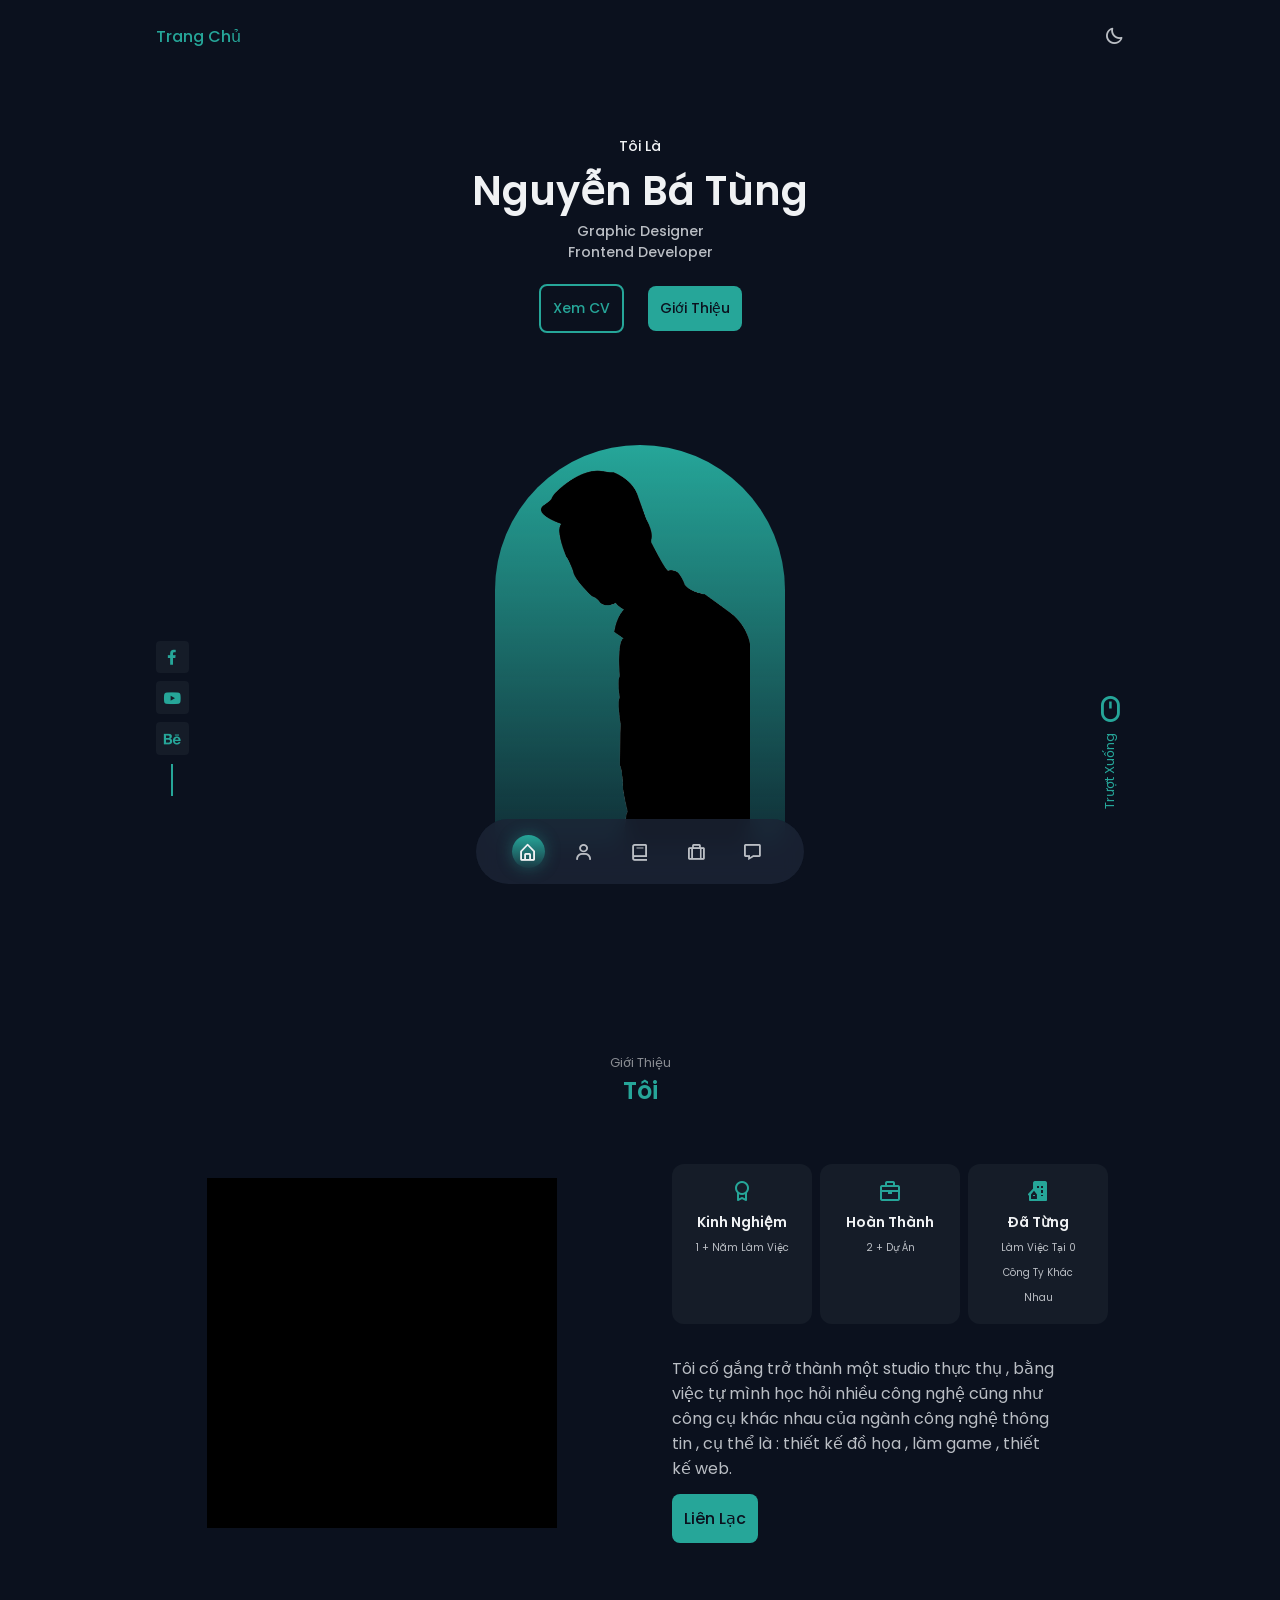
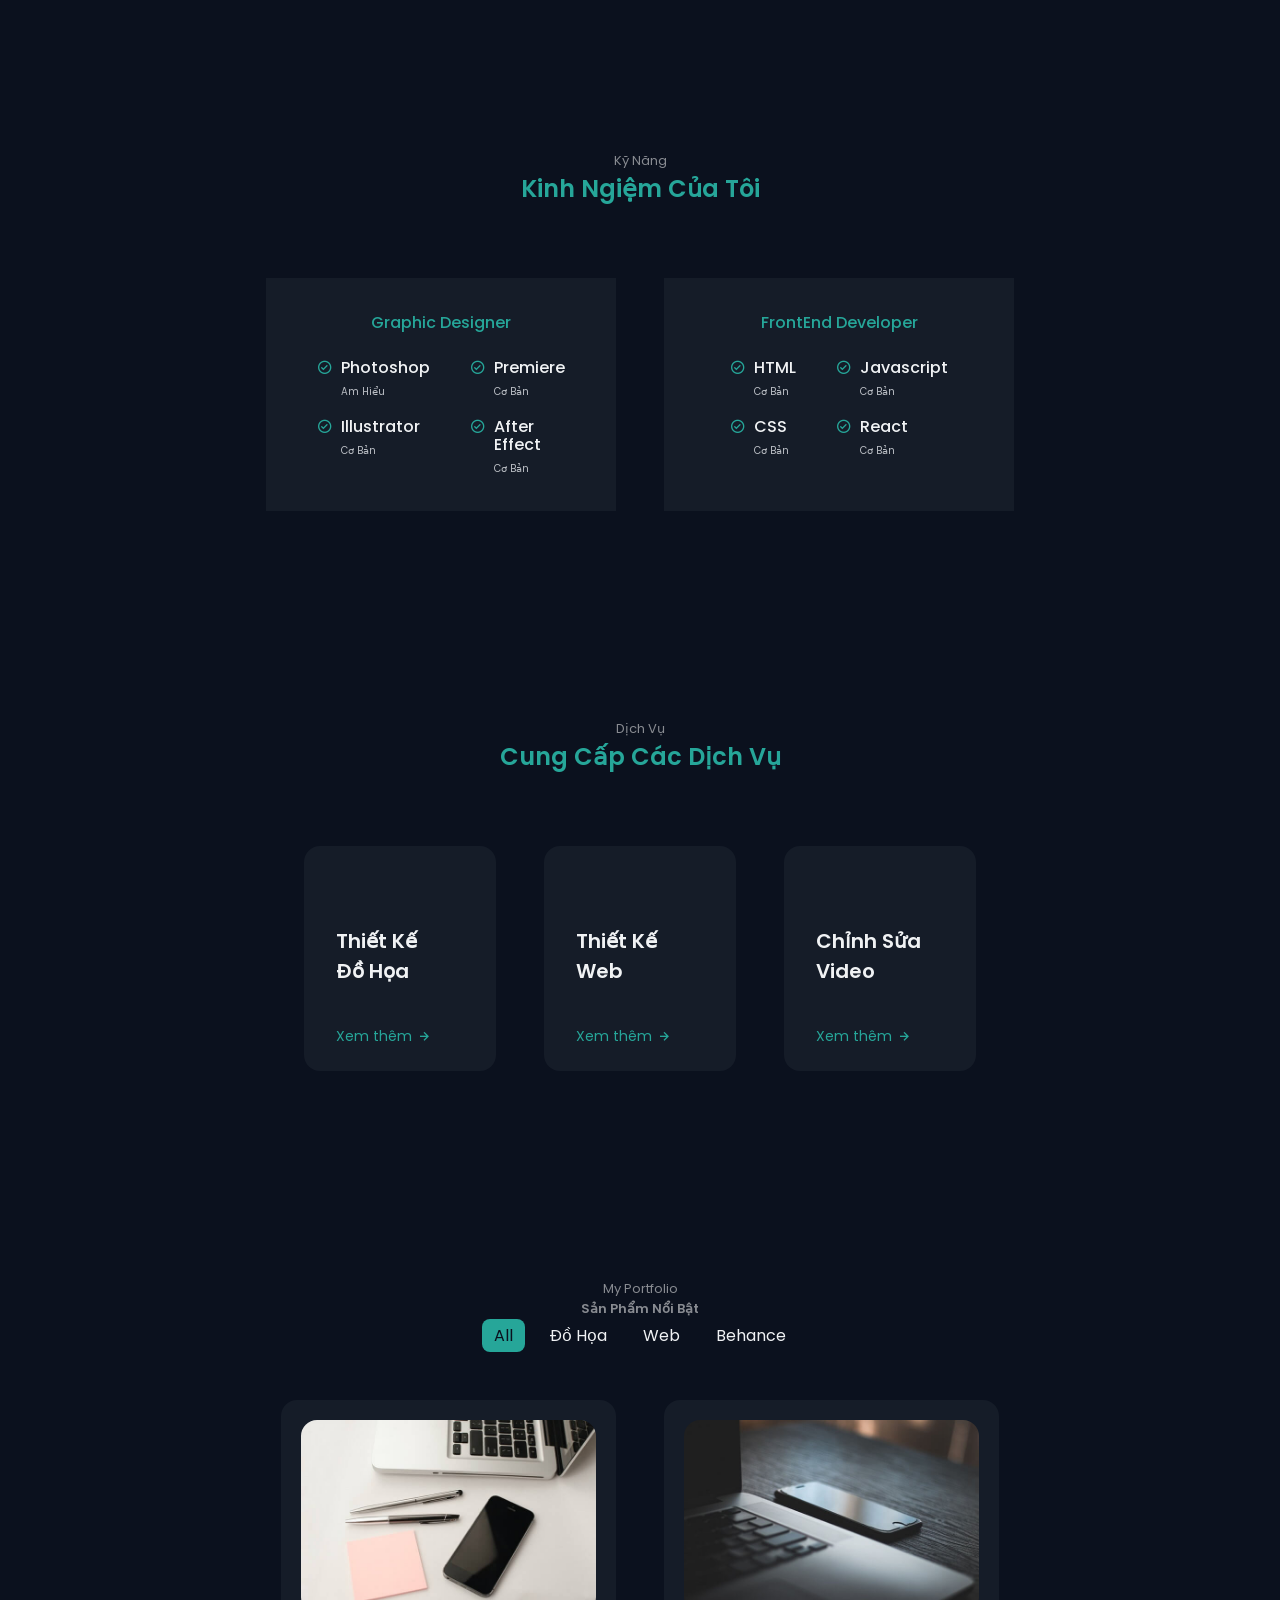
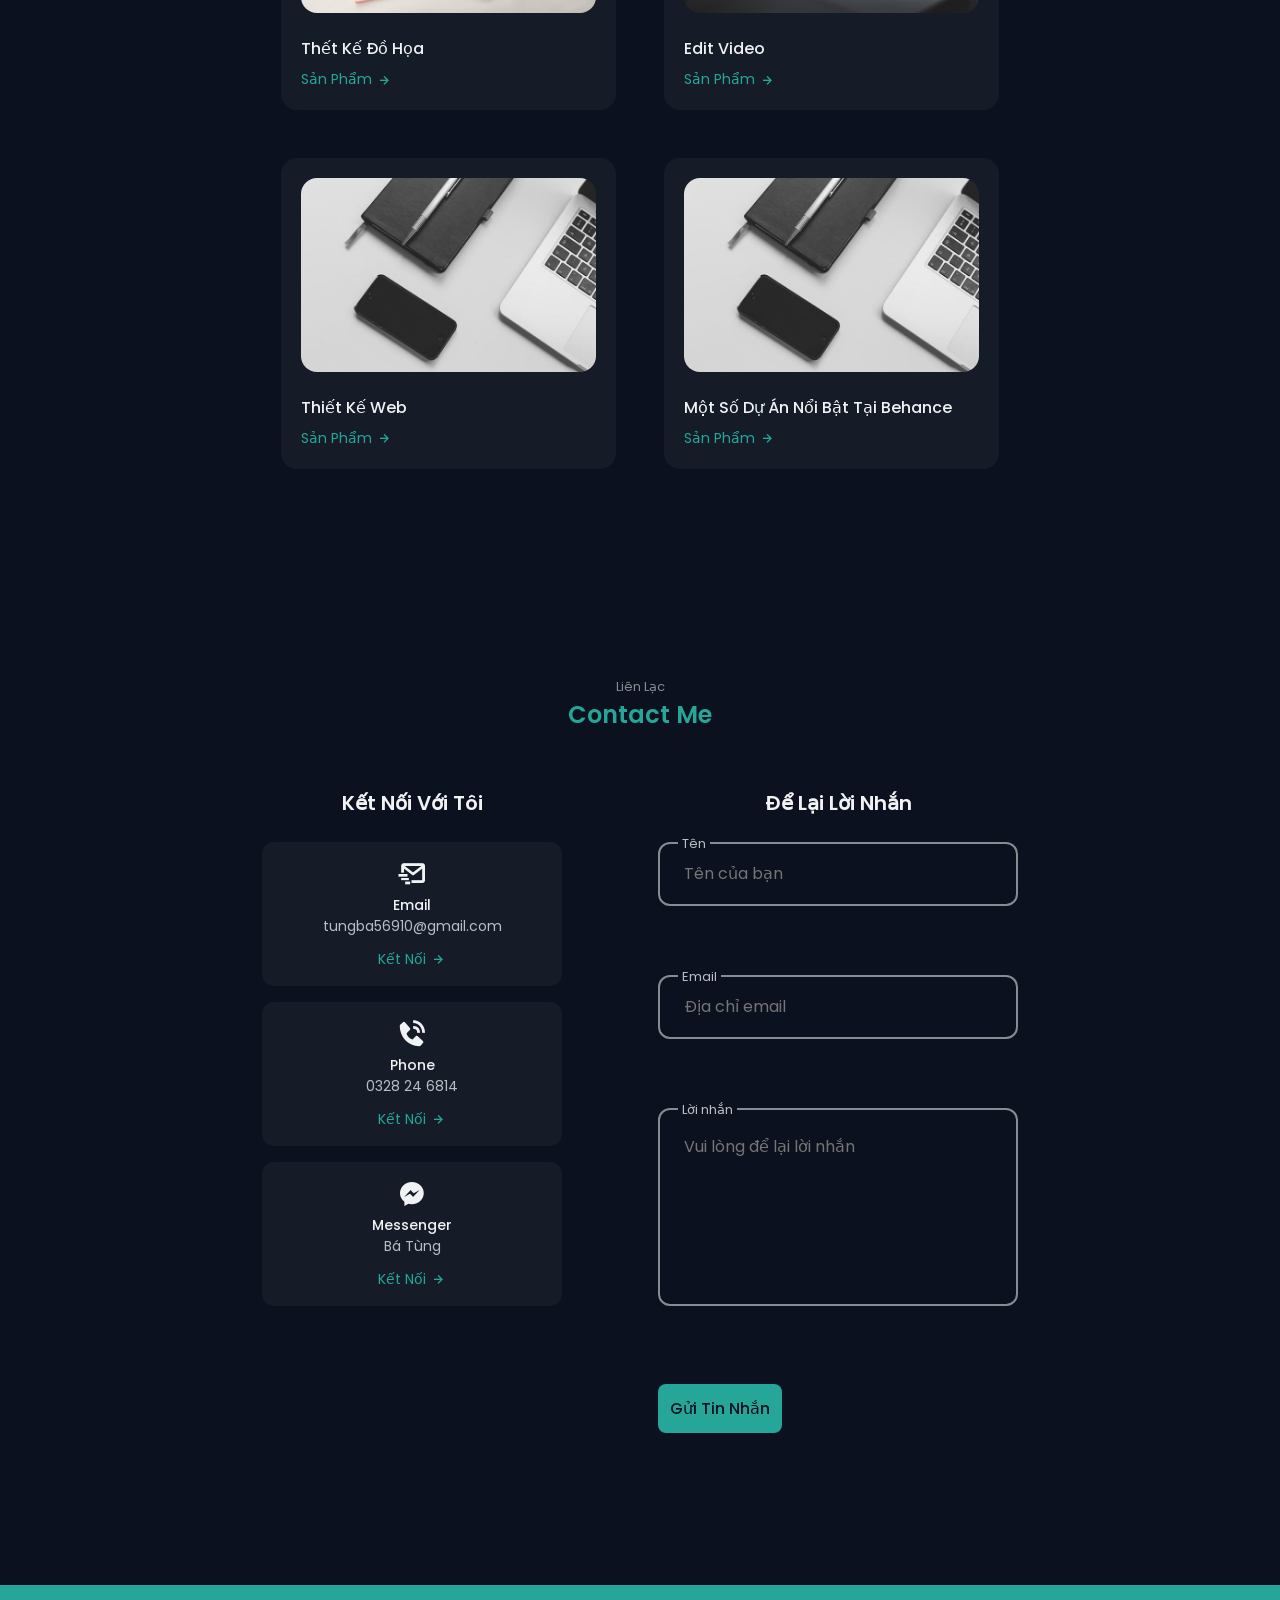
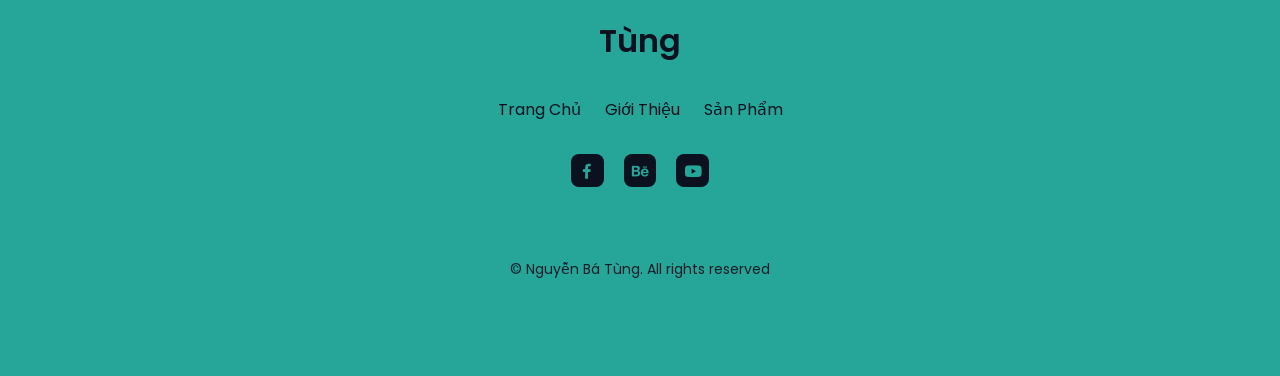
<file: index.html>
<!DOCTYPE html>
<html lang="en">

<head>
    <meta charset="UTF-8">
    <meta name="viewport" content="width=device-width, initial-scale=1.0">

    <!--=============== FAVICON ===============-->
    <link rel="shortcut icon" href="./assets/img/favicon.png" type="image/x-icon">

    <!--=============== BOXICONS ===============-->
    <link href='https://unpkg.com/boxicons@2.1.1/css/boxicons.min.css' rel='stylesheet'>

    <!--=============== SWIPER CSS ===============-->
    <link rel="stylesheet" href="./assets/css/swiper-bundle.min.css">

    <!--=============== CSS ===============-->
    <link rel="stylesheet" href="./assets/css/styles.css">

    <title>Nguyễn Bá Tùng</title>
</head>

<body>
    <!--=============== HEADER ===============-->
    <header class="header" id="header">
        <nav class="nav container">
            <a href="#" class="nav__logo">Trang Chủ</a>

            <div class="nav__menu">
                <ul class="nav__list">
                    <li class="nav__item ">
                        <a href="#home" class="nav__link active-link">
                            <i class='bx bx-home-alt'></i>
                        </a>
                    </li>

                    <li class="nav__item">
                        <a href="#about" class="nav__link">
                            <i class='bx bx-user'></i>
                        </a>
                    </li>

                    <li class="nav__item">
                        <a href="#skills" class="nav__link">
                            <i class='bx bx-book'></i>
                        </a>
                    </li>

                    <li class="nav__item">
                        <a href="#work" class="nav__link">
                            <i class='bx bx-briefcase-alt'></i>
                        </a>
                    </li>

                    <li class="nav__item">
                        <a href="#contact" class="nav__link">
                            <i class='bx bx-message'></i>
                        </a>
                    </li>
                </ul>
            </div>

            <!-- Theme Change Button -->
            <i class='bx bx-moon change-theme' id="theme-button"></i>
        </nav>
    </header>

    <!--=============== MAIN ===============-->
    <main class="main">
        <!--=============== HOME ===============-->
        <section class="home section" id="home">
            <div class="home__container container grid">
                <div class="home__data">
                    <span class="home__greeting">Tôi Là</span>
                    <h1 class="home__name">Nguyễn Bá Tùng</h1>
                    <h3 class="home__education">Graphic Designer<br>Frontend Developer<br><br>

                        <div class="home__buttons">
                            <a href="./cv.html" class="button button--ghost" target="_blank">
                                Xem CV
                            </a>
                            <a href="#about" class="button">Giới Thiệu</a>
                        </div>
                </div>
                <div class="home__handle">
                    <img src="./assets/img/perfil.png" alt="" class="home__img">
                </div>

                <div class="home__social">
                    <a href="https://www.facebook.com/tungba1234/" target="_blank" class="home__social-link">
                        <i class='bx bxl-facebook'></i>
                    </a>

                    <a href="https://www.youtube.com/channel/UCMjm2PliqXcoVkk1GUQ4SIg" target="_blank"
                        class="home__social-link">
                        <i class='bx bxl-youtube'></i>
                    </a>

                    <a href="https://www.behance.net/tngnguyn74" target="_blank" class="home__social-link">
                        <i class='bx bxl-behance'></i>
                    </a>
                </div>

                <a href="#about" class="home__scroll">
                    <i class='bx bx-mouse home__scroll-icon'></i>
                    <span class="home__scroll-name">Trượt Xuống</span>
                </a>
            </div>
        </section>

        <!--=============== ABOUT ===============-->
        <section class="about section" id="about">
            <span class="section__subtitle">Giới Thiệu</span>
            <h2 class="section__title">Tôi</h2>

            <div class="about__container container grid">
                <img src="./assets/img/about.jpg" alt="" class="about__img">

                <div class="about__data">
                    <div class="about__info">
                        <div class="about__box">
                            <i class='bx bx-award about__icon'></i>
                            <h3 class="about__title">Kinh Nghiệm</h3>
                            <span class="about__subtitle">1 + Năm Làm Việc</span>
                        </div>

                        <div class="about__box">
                            <i class='bx bx-briefcase about__icon'></i>
                            <h3 class="about__title">Hoàn Thành</h3>
                            <span class="about__subtitle">2 + Dự Án</span>
                        </div>

                        <div class="about__box">
                            <i class='bx bxs-building-house about__icon'></i>
                            <h3 class="about__title">Đã Từng</h3>
                            <span class="about__subtitle">Làm Việc Tại 0 Công Ty Khác Nhau</span>
                        </div>
                    </div>

                    <p class="about__description">
                        Tôi cố gắng trở thành một studio thực thụ , bằng việc tự mình học hỏi nhiều công nghệ cũng như
                        công cụ khác nhau của ngành công nghệ thông tin , cụ thể là : thiết kế đồ họa , làm game , thiết
                        kế web.
                    </p>

                    <a href="#contact" class="button">Liên Lạc</a>
                </div>
            </div>
        </section>

        <!--=============== SKILLS ===============-->
        <section class="skills section" id="skills">
            <span class="section__subtitle">Kỹ Năng</span>
            <h2 class="section__title">Kinh Ngiệm Của Tôi</h2>

            <div class="skills__container container grid">
                <div class="skills__content">
                    <h3 class="skills__title">Graphic Designer</h3>

                    <div class="skills__box">
                        <div class="skills__group">
                            <div class="skills__data">
                                <i class='bx bx-check-circle'></i>

                                <div>
                                    <h3 class="skills__name">Photoshop</h3>
                                    <span class="skills__level">Am Hiểu</span>
                                </div>
                            </div>

                            <div class="skills__data">
                                <i class='bx bx-check-circle'></i>

                                <div>
                                    <h3 class="skills__name">Illustrator</h3>
                                    <span class="skills__level">Cơ Bản</span>
                                </div>
                            </div>
                        </div>
                        <div class="skills__group">
                            <div class="skills__data">
                                <i class='bx bx-check-circle'></i>

                                <div>
                                    <h3 class="skills__name">Premiere</h3>
                                    <span class="skills__level">Cơ Bản</span>
                                </div>
                            </div>

                            <div class="skills__data">
                                <i class='bx bx-check-circle'></i>

                                <div>
                                    <h3 class="skills__name">After Effect</h3>
                                    <span class="skills__level">Cơ Bản</span>
                                </div>
                            </div>
                        </div>
                    </div>
                </div>

                <div class="skills__content">
                    <h3 class="skills__title">FrontEnd Developer</h3>

                    <div class="skills__box">
                        <div class="skills__group">
                            <div class="skills__data">
                                <i class='bx bx-check-circle'></i>

                                <div>
                                    <h3 class="skills__name">HTML</h3>
                                    <span class="skills__level">Cơ Bản</span>
                                </div>
                            </div>

                            <div class="skills__data">
                                <i class='bx bx-check-circle'></i>

                                <div>
                                    <h3 class="skills__name">CSS</h3>
                                    <span class="skills__level">Cơ Bản</span>
                                </div>
                            </div>

                        </div>
                        <div class="skills__group">
                            <div class="skills__data">
                                <i class='bx bx-check-circle'></i>

                                <div>
                                    <h3 class="skills__name">Javascript</h3>
                                    <span class="skills__level">Cơ Bản</span>
                                </div>
                            </div>

                            <div class="skills__data">
                                <i class='bx bx-check-circle'></i>

                                <div>
                                    <h3 class="skills__name">React</h3>
                                    <span class="skills__level">Cơ Bản</span>
                                </div>
                            </div>

                        </div>
                    </div>
                </div>
            </div>
        </section>

        <!--=============== SERVICES ===============-->
        <section class="services section">
            <span class="section__subtitle">Dịch Vụ</span>

            <h2 class="section__title">Cung Cấp Các Dịch Vụ</h2>

            <div class="services__container container grid">
                <div class="services__card">
                    <h3 class="services__title">Thiết Kế <br> Đồ Họa</h3>

                    <span class="services__button">
                        Xem thêm <i class='bx bx-right-arrow-alt services__icon'></i>
                    </span>

                    <div class="services__modal">
                        <div class="services__modal-content">
                            <i class='bx bx-x services__modal-close'></i>
                            <h3 class="services__modal-title">Thiết Kế Đồ Họa</h3>

                            <p class="services__modal-description">
                                Với kinh nghiệm hơn 2 năm trong lĩnh vực thiết kế đồ họa
                                tôi có thể.
                            </p>

                            <ul class="services__modal-list">
                                <li class="services__modal-item">
                                    <i class="bx bx-check services__modal-icon"></i>
                                    <p class="services__modal-info">
                                        Thiết kế banner, poster , name card, các sản phẩm
                                        in ấn theo yêu cầu
                                    </p>
                                </li>

                                <li class="services__modal-item">
                                    <i class="bx bx-check services__modal-icon"></i>
                                    <p class="services__modal-info">
                                        Phục vụ 24/7.
                                    </p>
                                </li>

                                <li class="services__modal-item">
                                    <i class="bx bx-check services__modal-icon"></i>
                                    <p class="services__modal-info">
                                        Hỗ trợ chỉnh sữa file theo yều.
                                    </p>
                                </li>

                                <li class="services__modal-item">
                                    <i class="bx bx-check services__modal-icon"></i>
                                    <p class="services__modal-info">
                                        sau khi hoàn thành bàn giao lại các file thiết kế theo yêu cầu của khách hàng.
                                    </p>
                                </li>
                            </ul>
                        </div>
                    </div>
                </div>

                <div class="services__card">
                    <h3 class="services__title">Thiết Kế <br> Web</h3>

                    <span class="services__button">
                        Xem thêm <i class='bx bx-right-arrow-alt services__icon'></i>
                    </span>

                    <div class="services__modal">
                        <div class="services__modal-content">
                            <i class='bx bx-x services__modal-close'></i>
                            <h3 class="services__modal-title">Thiết Kế Giao Diện Web</h3>

                            <p class="services__modal-description">
                                Với kinh nghiệm hơn 2 năm trong lĩnh vực thiết kế đồ họa
                                dành cho web tôi có thể.
                            </p>

                            <ul class="services__modal-list">
                                <li class="services__modal-item">
                                    <i class="bx bx-check services__modal-icon"></i>
                                    <p class="services__modal-info">
                                        Thiết kế giao diện web theo yêu cầu của khách hàng.
                                    </p>
                                </li>

                                <li class="services__modal-item">
                                    <i class="bx bx-check services__modal-icon"></i>
                                    <p class="services__modal-info">
                                        Thiết kế giao diện trực quan dễ nhìn.
                                    </p>
                                </li>

                                <li class="services__modal-item">
                                    <i class="bx bx-check services__modal-icon"></i>
                                    <p class="services__modal-info">
                                        Thiết kế bố cục màu sắc theo ý muốn của khách hàng
                                    </p>
                                </li>

                                <li class="services__modal-item">
                                    <i class="bx bx-check services__modal-icon"></i>
                                    <p class="services__modal-info">
                                        Bàn giao lại file và các sản phẩm theo yêu cầu của khách hàng.
                                    </p>
                                </li>

                                <li class="services__modal-item">
                                    <i class="bx bx-check services__modal-icon"></i>
                                    <p class="services__modal-info">
                                        Thiết kế mockups website cho công ty.
                                    </p>
                                </li>
                            </ul>
                        </div>
                    </div>
                </div>
                <div class="services__card">
                    <h3 class="services__title">Chỉnh Sửa <br> Video</h3>

                    <span class="services__button">
                        Xem thêm <i class='bx bx-right-arrow-alt services__icon'></i>
                    </span>

                    <div class="services__modal">
                        <div class="services__modal-content">
                            <i class='bx bx-x services__modal-close'></i>
                            <h3 class="services__modal-title">Chỉnh Sửa Video</h3>

                            <p class="services__modal-description">
                                Với kinh nghiệm hơn 2 năm trong lĩnh vực chỉnh sữa video
                            </p>

                            <ul class="services__modal-list">
                                <li class="services__modal-item">
                                    <i class="bx bx-check services__modal-icon"></i>
                                    <p class="services__modal-info">
                                        Thiế kế video quảng cáo
                                    </p>
                                </li>

                                <li class="services__modal-item">
                                    <i class="bx bx-check services__modal-icon"></i>
                                    <p class="services__modal-info">
                                        Chỉnh sửa video theo yêu cầu của khách hàng
                                    </p>
                                </li>

                                <li class="services__modal-item">
                                    <i class="bx bx-check services__modal-icon"></i>
                                    <p class="services__modal-info">
                                        Thêm các hiệu ứng , bố cục màu sắc theo yêu cầu của khách hàng.
                                    </p>
                                </li>

                                <li class="services__modal-item">
                                    <i class="bx bx-check services__modal-icon"></i>
                                    <p class="services__modal-info">
                                        Làm video animation.
                                    </p>
                                </li>

                                <li class="services__modal-item">
                                    <i class="bx bx-check services__modal-icon"></i>
                                    <p class="services__modal-info">
                                        Bàn giao lại file và các sản phẩm theo yêu cầu của khách hàng.
                                    </p>
                                </li>
                            </ul>
                        </div>
                    </div>
                </div>
            </div>
        </section>

        <!--=============== WORK ===============-->
        <section class="work section" id="work">
            <span class="section__subtitle">My Portfolio</span>
            <h2 class="section__subtitle">Sản Phẩm Nổi Bật</h2>

            <div class="work__filters">
                <span class="work__item active-work" data-filter="all">All</span>
                <span class="work__item" data-filter=".web">Đồ Họa</span>
                <span class="work__item" data-filter=".movil">Web</span>
                <span class="work__item" data-filter=".behance">Behance</span>
            </div>

            <div class="work__container container grid">
                <div class="work__card mix web">
                    <img src="./assets/img/work1.jpg" alt="" class="work__img">

                    <h3 class="work__title">Thết Kế Đồ Họa</h3>
                    <a href="./2d.html" target="_blank" class="work__button">
                        Sản Phẩm <i class='bx bx-right-arrow-alt work__icon'></i>
                    </a>
                </div>

                <div class="work__card mix web">
                    <img src="./assets/img/work4.jpg" alt="" class="work__img">

                    <h3 class="work__title">Edit Video</h3>
                    <a href="./video.html" target="_blank" class="work__button">
                        Sản Phẩm <i class='bx bx-right-arrow-alt work__icon'></i>
                    </a>
                </div>

                <div class="work__card mix movil">
                    <img src="./assets/img/work5.jpg" alt="" class="work__img">

                    <h3 class="work__title">Thiết Kế Web</h3>
                    <a href="./web.html" target="_blank" class="work__button">
                        Sản Phẩm <i class='bx bx-right-arrow-alt work__icon'></i>
                    </a>
                </div>
                <div class="work__card mix behance">
                    <img src="./assets/img/work5.jpg" alt="" class="work__img">

                    <h3 class="work__title">Một Số Dự Án Nổi Bật Tại Behance</h3>
                    <a href="https://www.behance.net/tngnguyn74" target="_blank" class="work__button">
                        Sản Phẩm <i class='bx bx-right-arrow-alt work__icon'></i>
                    </a>
                </div>
            </div>
        </section>

        <!--=============== CONTACT ===============-->
        <section class="contact section" id="contact">
            <span class="section__subtitle">Liên Lạc</span>
            <h2 class="section__title">Contact Me</h2>

            <div class="contact__container container grid">
                <div class="contact__content">
                    <h3 class="contact__title">Kết Nối Với Tôi</h3>

                    <div class="contact__info">
                        <div class="contact__card">
                            <i class='bx bx-mail-send contact__card-icon'></i>
                            <h3 class="contact__card-title">Email</h3>
                            <span class="contact__card-data">tungba56910@gmail.com</span>

                            <a href="mailto:examplemail@correo.com" target="_blank" class="contact__button">
                                Kết Nối <i class='bx bx-right-arrow-alt contact__button-icon'></i>
                            </a>
                        </div>

                        <div class="contact__card">
                            <i class='bx bxs-phone-call contact__card-icon'></i>
                            <h3 class="contact__card-title">Phone</h3>
                            <span class="contact__card-data">0328 24 6814</span>

                            <a href="https://api.whatsapp.com/send?phone=0328246814&text=Hello" target="_blank"
                                class="contact__button">
                                Kết Nối <i class='bx bx-right-arrow-alt contact__button-icon'></i>
                            </a>
                        </div>

                        <div class="contact__card">
                            <i class='bx bxl-messenger contact__card-icon'></i>
                            <h3 class="contact__card-title">Messenger</h3>
                            <span class="contact__card-data">Bá Tùng</span>

                            <a href="https://m.me/bedimcode" target="_blank" class="contact__button">
                                Kết Nối <i class='bx bx-right-arrow-alt contact__button-icon'></i>
                            </a>
                        </div>
                    </div>
                </div>

                <div class="contact__content">
                    <h3 class="contact__title">Để Lại Lời Nhắn</h3>

                    <form action="" class="contact__form" id="form-1">
                        <div class="contact__form-div">
                            <label for="fullname" class="contact__form-tag">Tên</label>
                            <input id="fullname" name="fullname" type="text" placeholder="Tên của bạn"
                                class="contact__form-input">
                            <span class="form-message"></span>
                        </div>

                        <div class="contact__form-div">
                            <label for="email" class="contact__form-tag">Email</label>
                            <input id="email" name="email" type="text" placeholder="Địa chỉ email"
                                class="contact__form-input">
                            <span class="form-message"></span>
                        </div>

                        <div class="contact__form-div contact__form-area">
                            <label for="" class="contact__form-tag">Lời nhắn</label>
                            <textarea name="message" id="message" cols="30" rows="10" class="contact__form-input"
                                placeholder="Vui lòng để lại lời nhắn"></textarea>
                            <span class="form-message"></span>
                        </div>

                        <button class="button form-submit">Gửi Tin Nhắn</button>
                    </form>
                </div>
            </div>
        </section>
    </main>

    <!--=============== FOOTER ===============-->
    <footer class="footer">
        <div class="footer__container container">
            <h1 class="footer__title">Tùng</h1>

            <ul class="footer__list">
                <li>
                    <a href="#home" class="footer__link">Trang Chủ</a>
                </li>
                <li>
                    <a href="#about" class="footer__link">Giới Thiệu</a>
                </li>
                <li>
                    <a href="#work" class="footer__link">Sản Phẩm</a>
                </li>
            </ul>

            <ul class="footer__social">
                <a href="https://www.facebook.com/tungba1234/" target="_blank" class="footer__social-link">
                    <i class='bx bxl-facebook'></i>
                </a>
                <a href="https://www.behance.net/tngnguyn74" target="_blank" class="footer__social-link">
                    <i class='bx bxl-behance'></i>
                </a>
                <a href="https://www.youtube.com/channel/UCMjm2PliqXcoVkk1GUQ4SIg" target="_blank"
                    class="footer__social-link">
                    <i class='bx bxl-youtube'></i>
                </a>
            </ul>

            <span class="footer__copy">
                &#169; Nguyễn Bá Tùng. All rights reserved
            </span>
        </div>
    </footer>
    <div id="toast"></div>
    <!-- FORM VALIDATOR -->
    <script src="./assets/js/validator.js"></script>
    <script>
        Validator({
            form: '#form-1',
            formGroupSelector: '.contact__form-div',
            errorSelector: '.form-message',
            rules: [
                Validator.isRequired('#fullname', 'Vui lòng nhập tên'),
                Validator.isRequired('#email', 'Vui lòng nhập địa chỉ email'),
                Validator.isEmail('#email', 'Địa chỉ email không hợp lệ'),
                Validator.isRequired('#message', 'Vui lòng nhập nhập lời nhắn'),
            ],
            onSubmit: function (data) {
                console.log(data);
            }
        });
    </script>
    <!-- TOAST MESENGES -->
    <script src="./assets/js/toast.js"></script>

    <!--=============== SCROLLREVEAL ===============-->
    <script src="./assets/js/scrollreveal.min.js"></script>

    <!--=============== MIXITUP FILTER ===============-->
    <script src="./assets/js/mixitup.min.js"></script>

    <!--=============== MAIN JS ===============-->
    <script src="./assets/js/main.js"></script>
</body>

</html>
</file>
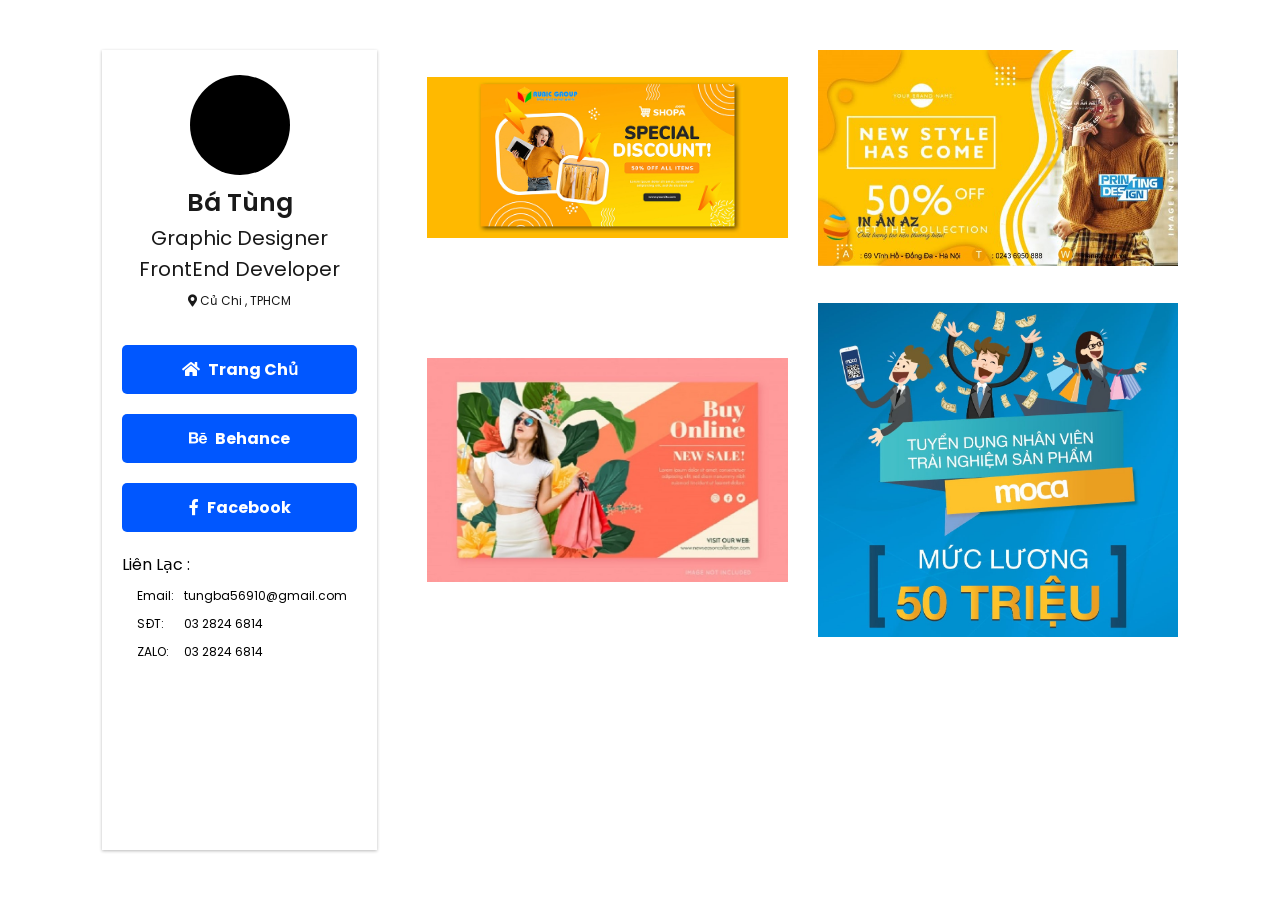
<file: 2d.html>
<!DOCTYPE html>
<html lang="en">

<head>
    <meta charset="UTF-8">
    <meta http-equiv="X-UA-Compatible" content="IE=edge">
    <meta name="viewport" content="width=device-width, initial-scale=1.0">
    <link rel="stylesheet" href="./assets/css/2d.css">
    <link rel="stylesheet" href="./assets/css/lightbox.css">
    <link rel="stylesheet" href="https://pro.fontawesome.com/releases/v5.10.0/css/all.css"
        integrity="sha384-AYmEC3Yw5cVb3ZcuHtOA93w35dYTsvhLPVnYs9eStHfGJvOvKxVfELGroGkvsg+p" crossorigin="anonymous" />
    <link rel="shortcut icon" href="./assets/img/favicon.png" type="image/x-icon">

    <title>Thiết Kế 2D</title>
</head>

<body>
    <div class="container">
        <div class="rightside">
            <div class="rightside__box">
                <div class="rightside__container">
                    <div class="rightside__avatar">
                        <img src="./assets/img/about.jpg" alt="">
                    </div>
                    <div class="rightside__name">
                        <h1>Bá Tùng</h1>
                    </div>
                    <div class="rightside__description">
                        <h1>Graphic Designer</h1><br>
                        <h1>FrontEnd Developer</h1>
                    </div>
                    <div class="rightside__local">
                        <i class="fas fa-map-marker-alt local__icon"></i>
                        Củ Chi , TPHCM
                    </div>
                </div>
                <div class="home btn">
                    <a href="./index.html"><i class="fas fa-home home__icon"></i> Trang Chủ
                    </a>
                </div>
                <div class="contact__btn btn">
                    <a href="">
                        <i class="fab fa-behance contact__icon"></i>
                        Behance
                    </a>
                </div>
                <div class="contact__btn btn">
                    <a href="">
                        <i class="fab fa-facebook-f contact__icon"></i>
                        Facebook
                    </a>
                </div>
                <div class="rightside__des">
                    <span class="rightside__title">Liên Lạc :</span>

                    <div class="des__box">
                        <div class="des__title">
                            <span class="des__title-email">Email:</span>
                            <span class="des__title-email">SĐT:</span>
                            <span class="des__title-email">ZALO:</span>
                        </div>
                        <div class="des__des">
                            <span class="des__des-email">tungba56910@gmail.com</span>
                            <span class="des__des-email">03 2824 6814</span>
                            <span class="des__des-email">03 2824 6814</span>
                        </div>

                    </div>
                </div>
            </div>
        </div>
        <div class="leftside">
            <div class="gallery">
                <div class="work__img" data-item="poster">
                    <a href="./assets/img/2dimg/1.jpg" data-lightbox="models" data-title="Caption1">
                        <img src="./assets/img/2dimg/1.jpg" alt="">
                    </a>
                </div>
                <div class="work__img" data-item="banner">
                    <a href="./assets/img/2dimg/2.jpg" data-lightbox="models" data-title="Caption1">
                        <img src="./assets/img/2dimg/2.jpg" alt="">
                    </a>
                </div>
                <div class="work__img" data-item="visit">
                    <a href="./assets/img/2dimg/3.jpg" data-lightbox="models" data-title="Caption1">
                        <img src="./assets/img/2dimg/3.jpg" alt="">
                    </a>
                </div>
                <div class="work__img" data-item="banner">
                    <a href="./assets/img/2dimg/4.jpg" data-lightbox="models" data-title="Caption1">
                        <img src="./assets/img/2dimg/4.jpg" alt="">
                    </a>
                </div>
            </div>
        </div>
    </div>
    <script src="./assets/js/lightbox-plus-jquery.js"></script>
</body>

</html>
</file>
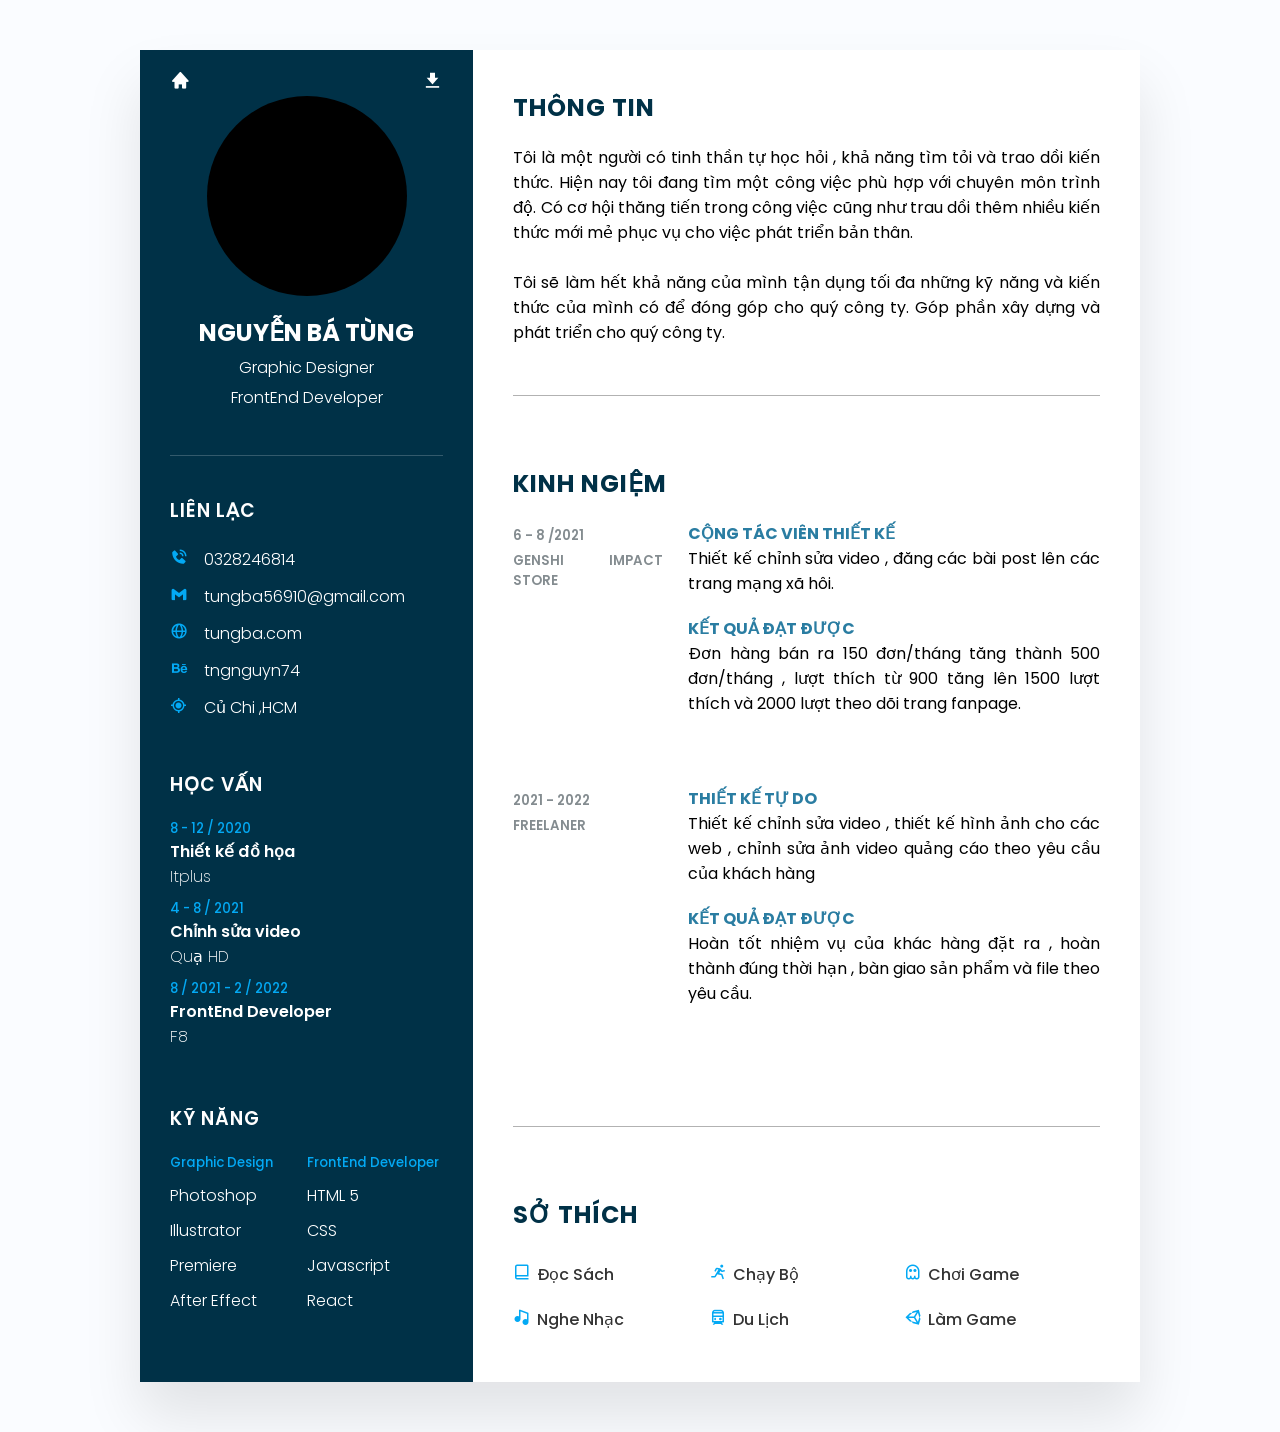
<file: cv.html>
<!DOCTYPE html>
<html lang="en">

<head>
    <meta charset="UTF-8">
    <meta http-equiv="X-UA-Compatible" content="IE=edge">
    <meta name="viewport" content="width=device-width, initial-scale=1.0">
    <link rel="stylesheet" href="./assets/css/cv.css">
    <link href='https://unpkg.com/boxicons@2.1.1/css/boxicons.min.css' rel='stylesheet'>
    <link rel="shortcut icon" href="./assets/img/favicon.png" type="image/x-icon">

    <title>CV Nguyễn Bá Tùng</title>
</head>

<body>
    <div class="container">
        <div class="left__side">
            <div class="profileText">
                <div class="homebox">
                    <div class="home__dow">
                        <a href="./index.html">
                            <i class='bx bxs-home home__icon'></i>
                        </a>
                    </div>
                    <div class="home__dow">
                        <a href="./assets/pdf/Ansel-Cv.pdf" download="">
                            <i class='bx bxs-download home__icon'></i>
                        </a>
                    </div>
                </div>
                <div class="imgBx">
                    <img src="./assets/img/about.jpg" alt="">
                </div>
                <h2>Nguyễn Bá Tùng </h2>
                <h4>Graphic Designer</h4>
                <h4>FrontEnd Developer</h4><br>

            </div>
            <div class="contactInfo">
                <h3 class="title">Liên Lạc</h3>

                <ul>
                    <li>
                        <span class="icon"><i class='bx bxs-phone-call'></i></span>
                        <a href="callto:0328246814">0328246814</a>
                    </li>
                    <li>
                        <span class="icon"><i class='bx bxl-gmail'></i></span>
                        <a href="mailto:tungba56910@gmail.com">tungba56910@gmail.com</a>
                    </li>
                    <li>
                        <span class="icon"><i class='bx bx-globe'></i></span>
                        <a href="./index.html">tungba.com</a>
                    </li>
                    <li>
                        <span class="icon"><i class='bx bxl-behance'></i></span>
                        <a href="https://www.behance.net/tngnguyn74">tngnguyn74</a>
                    </li>
                    <li>
                        <span class="icon"><i class='bx bx-current-location'></i></span>
                        <span class="text">Củ Chi ,HCM</span>
                    </li>
                </ul>
            </div>

            <div class="contactInfo education">
                <h3 class="title">Học Vấn</h3>

                <ul>
                    <li>
                        <h5>8 - 12 / 2020</h5>
                        <h4>Thiết kế đồ họa</h4>
                        <h4>Itplus</h4>
                    </li>
                    <li>
                        <h5>4 - 8 / 2021</h5>
                        <h4>Chỉnh sửa video</h4>
                        <h4>Quạ HD</h4>
                    </li>
                    <li>
                        <h5>8 / 2021 - 2 / 2022</h5>
                        <h4>FrontEnd Developer</h4>
                        <h4>F8</h4>
                    </li>
                </ul>
            </div>

            <div class="contactInfo education">
                <h3 class="title">Kỹ Năng</h3>

                <div class="box__skills">
                    <div class="right__box">
                        <h5>Graphic Design</h5>
                        <ul>
                            <li>
                                <span class="skill">Photoshop</span>
                            </li>
                            <li>
                                <span class="skill">Illustrator</span>
                            </li>
                            <li>
                                <span class="skill">Premiere</span>
                            </li>
                            <li>
                                <span class="skill">After Effect</span>
                            </li>
                        </ul>
                    </div>
                    <div class="left__box">
                        <h5>FrontEnd Developer</h5>
                        <ul>
                            <li>
                                <span class="skill">HTML 5</span>
                            </li>
                            <li>
                                <span class="skill">CSS</span>
                            </li>
                            <li>
                                <span class="skill">Javascript</span>
                            </li>
                            <li>
                                <span class="skill">React</span>
                            </li>
                        </ul>
                    </div>
                </div>
            </div>
        </div>
        <div class="right__side">
            <div class="about">
                <h2 class="title2">Thông Tin</h2>
                <p>
                    Tôi là một người có tinh thần tự học hỏi , khả năng tìm tỏi và trao dồi kiến thức. Hiện nay tôi đang
                    tìm một công việc phù hợp với chuyên môn trình độ. Có cơ hội thăng tiến trong công việc cũng như
                    trau dồi thêm nhiều kiến thức mới mẻ phục vụ cho việc phát triển bản thân. <br><br>
                    Tôi sẽ làm hết khả năng của mình tận dụng tối đa những kỹ năng và kiến thức của mình có để đóng góp
                    cho quý công ty. Góp phần xây dựng và phát triển cho quý công ty.
                </p>
            </div>
            <div class="about">
                <h2 class="title2">Kinh Ngiệm</h2>
                <div class="company">
                    <div class="box">
                        <div class="year__company">
                            <h5>6 - 8 /2021</h5>
                            <h5>Genshi Impact Store</h5>
                        </div>
                        <div class="text">
                            <h4>Cộng tác viên thiết kế</h4>
                            <p>Thiết kế chỉnh sửa video , đăng các bài post lên các trang mạng xã hôi.</p>
                        </div>
                    </div>
                    <div class="box">
                        <div class="year__company">
                            <h5></h5>
                            <h5></h5>
                        </div>
                        <div class="text">
                            <h4>Kết quả đạt được</h4>
                            <p>Đơn hàng bán ra 150 đơn/tháng tăng thành 500 đơn/tháng , lượt thích từ 900 tăng lên 1500
                                lượt
                                thích và 2000 lượt theo dõi trang fanpage.</p>
                        </div>
                    </div>

                </div>


                <div class="company">
                    <div class="box">
                        <div class="year__company">
                            <h5>2021 - 2022</h5>
                            <h5>Freelaner</h5>
                        </div>
                        <div class="text">
                            <h4>Thiết kế tự do</h4>
                            <p>Thiết kế chỉnh sửa video , thiết kế hình ảnh cho các web , chỉnh sửa ảnh video quảng cáo
                                theo
                                yêu cầu của khách hàng</p>
                        </div>
                    </div>
                    <div class="box">
                        <div class="year__company">
                            <h5></h5>
                            <h5></h5>
                        </div>
                        <div class="text">
                            <h4>Kết quả đạt được</h4>
                            <p>Hoàn tốt nhiệm vụ của khác hàng đặt ra , hoàn thành đúng thời hạn , bàn giao sản phẩm và
                                file theo yêu cầu.</p>
                        </div>
                    </div>
                </div>
            </div>

            <div class="about interest">
                <h2 class="title2">Sở Thích</h2>
                <ul>
                    <li><i class='bx bx-book-alt'></i> Đọc Sách</li>
                    <li><i class='bx bx-run'></i> Chạy Bộ</li>
                    <li><i class='bx bx-ghost'></i> Chơi Game</li>
                    <li><i class='bx bxs-music'></i> Nghe Nhạc</li>
                    <li><i class='bx bx-train'></i> Du Lịch</li>
                    <li><i class='bx bxl-unity'></i> Làm Game</li>
                </ul>
            </div>
        </div>
    </div>
</body>

</html>
</file>
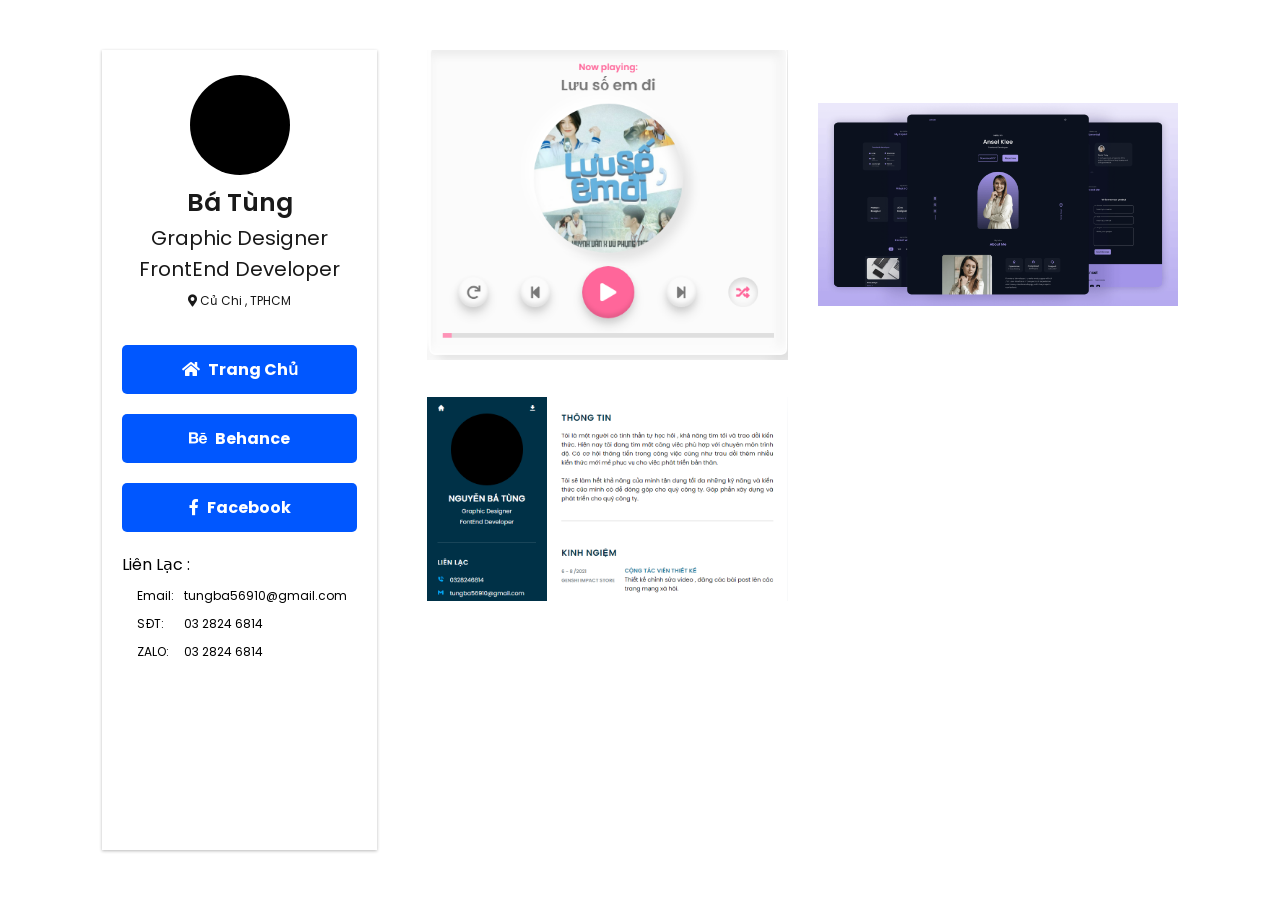
<file: web.html>
<!DOCTYPE html>
<html lang="en">

<head>
    <meta charset="UTF-8">
    <meta http-equiv="X-UA-Compatible" content="IE=edge">
    <meta name="viewport" content="width=device-width, initial-scale=1.0">
    <link rel="stylesheet" href="./assets/css/2d.css">
    <link rel="stylesheet" href="./assets/css/lightbox.css">
    <link rel="stylesheet" href="https://pro.fontawesome.com/releases/v5.10.0/css/all.css"
        integrity="sha384-AYmEC3Yw5cVb3ZcuHtOA93w35dYTsvhLPVnYs9eStHfGJvOvKxVfELGroGkvsg+p" crossorigin="anonymous" />
    <link rel="shortcut icon" href="./assets/img/favicon.png" type="image/x-icon">

    <title>WEB</title>
</head>

<body>
    <div class="container">
        <div class="rightside">
            <div class="rightside__box">
                <div class="rightside__container">
                    <div class="rightside__avatar">
                        <img src="./assets/img/about.jpg" alt="">
                    </div>
                    <div class="rightside__name">
                        <h1>Bá Tùng</h1>
                    </div>
                    <div class="rightside__description">
                        <h1>Graphic Designer</h1><br>
                        <h1>FrontEnd Developer</h1>
                    </div>
                    <div class="rightside__local">
                        <i class="fas fa-map-marker-alt local__icon"></i>
                        Củ Chi , TPHCM
                    </div>
                </div>
                <div class="home btn">
                    <a href="./index.html"><i class="fas fa-home home__icon"></i> Trang Chủ
                    </a>
                </div>
                <div class="contact__btn btn">
                    <a href="">
                        <i class="fab fa-behance contact__icon"></i>
                        Behance
                    </a>
                </div>
                <div class="contact__btn btn">
                    <a href="">
                        <i class="fab fa-facebook-f contact__icon"></i>
                        Facebook
                    </a>
                </div>
                <div class="rightside__des">
                    <span class="rightside__title">Liên Lạc :</span>

                    <div class="des__box">
                        <div class="des__title">
                            <span class="des__title-email">Email:</span>
                            <span class="des__title-email">SĐT:</span>
                            <span class="des__title-email">ZALO:</span>
                        </div>
                        <div class="des__des">
                            <span class="des__des-email">tungba56910@gmail.com</span>
                            <span class="des__des-email">03 2824 6814</span>
                            <span class="des__des-email">03 2824 6814</span>
                        </div>

                    </div>
                </div>
            </div>
        </div>
        <div class="leftside">
            <div class="gallery">
                <div class="work__img">
                    <a
                        href="https://zocytus.github.io/mymusic/?fbclid=IwAR1H9LoiHgUB90J3U6_wvQs_KCTIW2HPJBlN3nRKVBV7fM_22Aw88B3OzmM">
                        <img src="./assets/img/webimg/Music1.png" alt="">
                    </a>
                </div>
                <div class="work__img">
                    <a href="./index.html">
                        <img src="./preview.png" alt="">
                    </a>
                </div>
                <div class="work__img">
                    <a href="./cv.html">
                        <img src="./assets/img/webimg/Cv2.png" alt="">
                    </a>
                </div>
            </div>
        </div>
    </div>
</body>

</html>
</file>
<file: assets/css/styles.css>
/*=============== GOOGLE FONTS ===============*/
@import url("https://fonts.googleapis.com/css2?family=Poppins:wght@400;500;600&display=swap");

/*=============== VARIABLES CSS ===============*/
:root {
  --header-height: 3.5rem;

  /*========== Colors ==========*/
  /*Color mode HSL(hue, saturation, lightness)*/
  /*
        Purple: hsl(250, 66%, 75%)
        Blue: hsl(207, 90%, 72%)
        Pink: hsl(356, 66%, 75%)
        Teal: hsl(174, 63%, 62%)
  */
  --first-hue: 174;
  --sat: 63%;
  --lig: 40%;
  --second-hue: 219;
  --first-color: hsl(var(--first-hue), var(--sat), var(--lig));
  --first-color-alt: hsl(var(--first-hue), var(--sat), 60%); /* -4% */
  --title-color: hsl(var(--second-hue), 15%, 95%);
  --text-color: hsl(var(--second-hue), 8%, 75%);
  --text-color-light: hsl(var(--second-hue), 4%, 55%);
  --body-color: hsl(var(--second-hue), 48%, 8%);
  --container-color: hsl(var(--second-hue), 32%, 12%);

  /*========== Font and typography ==========*/
  /*.5rem = 8px | 1rem = 16px ...*/
  --body-font: "Poppins", sans-serif;
  --biggest-font-size: 1.75rem;
  --h1-font-size: 1.5rem;
  --h2-font-size: 1.25rem;
  --h3-font-size: 1rem;
  --normal-font-size: 0.938rem;
  --small-font-size: 0.813rem;
  --smaller-font-size: 0.75rem;
  --tiny-font-size: 0.625rem;

  /*========== Font weight ==========*/
  --font-medium: 500;
  --font-semibold: 600;

  /*========== z index ==========*/
  --z-tooltip: 10;
  --z-fixed: 100;
  --z-modal: 1000;
}

/* Responsive typography */
@media screen and (min-width: 968px) {
  :root {
    --biggest-font-size: 2.5rem;
    --h1-font-size: 2.25rem;
    --h2-font-size: 1.5rem;
    --h3-font-size: 1.25rem;
    --normal-font-size: 1rem;
    --small-font-size: 0.875rem;
    --smaller-font-size: 0.813rem;
  }
}

/*=============== BASE ===============*/
* {
  box-sizing: border-box;
  padding: 0;
  margin: 0;
}

html {
  scroll-behavior: smooth;
}

body,
button,
input,
textarea {
  font-family: var(--body-font);
  font-size: var(--normal-font-size);
}

body {
  background-color: var(--body-color);
  color: var(--text-color);
  transition: 0.4s; /* for light mode animation */
}

h1,
h2,
h3 {
  color: var(--title-color);
  font-weight: var(--font-semibold);
}

ul {
  list-style: none;
}

a {
  text-decoration: none;
}

button {
  cursor: pointer;
  border: none;
  outline: none;
}

img {
  max-width: 100%;
  height: auto;
}

/*=============== THEME ===============*/
.change-theme {
  font-size: 1.25rem;
  cursor: pointer;
  transition: 0.3s;
}
.change-theme:hover {
  color: var(--first-color);
}
/*========== Variables Dark theme ==========*/
body.light-theme {
  --title-color: hsl(var(--second-hue), 15%, 15%);
  --text-color: hsl(var(--second-hue), 8%, 35%);
  --body-color: hsl(var(--second-hue), 100%, 99%);
  --container-color: #fff;
}

/*========== 
    Color changes in some parts of 
    the website, in light theme
==========*/
.light-theme .scroll-header {
  box-shadow: 0 2px 4px hsla(0, 0%, 1%, 0.1);
}
.light-theme .nav__menu {
  background-color: hsla(var(--second-hue), 32%, 90%, 0.8);
}
.light-theme .section__subtitle {
  color: var(--text-color);
}
.light-theme .home__social-link {
  box-shadow: 0 2px 8px hsla(var(--second-hue), 48%, 8%, 0.1);
}
.light-theme .home__social::after,
.light-theme .footer__social-link {
  background-color: var(--title-color);
}
.light-theme .home__social-link,
.light-theme .home__scroll,
.light-theme .button,
.light-theme .button:hover,
.light-theme .active-work,
.light-theme .footer__title,
.light-theme .footer__link,
.light-theme .footer__copy {
  color: var(--title-color);
}
.light-theme .about__box {
  box-shadow: 0 2px 8px hsla(var(--second-hue), 48%, 8%, 0.1);
}
.light-theme .skills__content,
.light-theme .services__card,
.light-theme .work__card,
.light-theme .contact__card {
  box-shadow: 0 2px 16px hsla(var(--second-hue), 48%, 8%, 0.1);
}
.light-theme::-webkit-scrollbar {
  background-color: hsl(var(--second-hue), 8%, 66%);
}
.light-theme::-webkit-scrollbar-thumb {
  background-color: hsl(var(--second-hue), 8%, 54%);
}
.light-theme::-webkit-scrollbar-thumb:hover {
  background-color: hsl(var(--second-hue), 8%, 44%);
}
/*=============== REUSABLE CSS CLASSES ===============*/
.container {
  max-width: 968px;
  margin-left: 1rem;
  margin-right: 1rem;
}

.grid {
  display: grid;
  gap: 1.25rem;
}

.main {
  overflow: hidden;
}

.section {
  padding: 4.5rem 0 1rem;
}

.section__title,
.section__subtitle {
  text-align: center;
}

.section__title {
  font-size: var(--h2-font-size);
  color: var(--first-color);
  margin-bottom: 2rem;
}

.section__subtitle {
  display: block;
  font-size: var(--smaller-font-size);
  color: var(--text-color-light);
}

/*=============== HEADER & NAV===============*/
.header {
  position: fixed;
  top: 0;
  left: 0;
  width: 100%;
  background-color: var(--body-color);
  z-index: var(--z-fixed);
}
.nav {
  height: var(--header-height);
  display: flex;
  justify-content: space-between;
  align-items: center;
}
.nav__logo {
  color: var(--first-color);
  font-weight: var(--font-medium);
  transition: 0.4;
}
.nav__logo:hover {
  color: var(--first-color-alt);
}
.nav__menu {
  position: fixed;
  bottom: 1rem;
  background-color: hsl(var(--second-hue), 32%, 16%, 0.8);
  width: 90%;
  padding: 1rem 2.25rem;
  border-radius: 4rem;
  backdrop-filter: blur(10px);
}
.nav__list {
  display: flex;
  justify-content: space-between;
  align-items: center;
}
.nav__link {
  color: var(--text-color);
  font-size: 1.25rem;
  padding: 0.4rem;
  display: flex;
  border-radius: 5rem;
}

/* Active link */
.active-link {
  background: linear-gradient(
    180deg,
    hsla(var(--first-hue), var(--sat), var(--lig), 1),
    hsla(var(--first-hue), var(--sat), var(--lig), 0.2)
  );
  box-shadow: 0 0 16px hsla(var(--first-hue), var(--sat), var(--lig), 0.4);
  color: var(--title-color);
}

/* Change background header */
.scroll-header {
  box-shadow: 0 4px 4px hsla(0, 0%, 4%, 0.3);
}

/*=============== HOME ===============*/
.home__container {
  position: relative;
  row-gap: 4.5rem;
  padding-top: 2rem;
}
.home__data {
  text-align: center;
}
.home__greeting,
.home__education {
  font-size: var(--small-font-size);
  font-weight: var(--font-medium);
}
.home__greeting {
  display: block;
  color: var(--title-color);
  margin-bottom: 0.25rem;
}
.home__education {
  color: var(--text-color);
  margin-bottom: 2.5rem;
}
.home__name {
  font-size: var(--biggest-font-size);
}
.home__img {
  width: auto;
}
.home__handle {
  justify-self: center;
  width: 190px;
  height: 293px;
  background: linear-gradient(
    180deg,
    hsla(var(--first-hue), var(--sat), var(--lig), 1),
    hsla(var(--first-hue), var(--sat), var(--lig), 0.2)
  );
  border-radius: 10rem 10rem 1rem 1rem;
  display: flex;
  align-items: flex-end;
  justify-content: center;
}
.home__buttons {
  display: flex;
  justify-content: center;
  align-items: center;
  gap: 1.5rem;
}
.home__social,
.home__scroll {
  position: absolute;
}
.home__social {
  bottom: 5rem;
  left: 0;
  display: grid;
  row-gap: 0.5rem;
}
.home__social-link {
  width: max-content;
  background-color: var(--container-color);
  color: var(--first-color);
  padding: 0.25rem;
  border-radius: 0.25rem;
  display: flex;
  font: 1rem;
  transition: 0.4s;
}
.home__social-link:hover {
  background-color: var(--first-color);
  color: #fff;
}
.home__social::after {
  content: "";
  width: 32px;
  height: 2px;
  background-color: var(--first-color);
  transform: rotate(90deg) translate(16px, 3px);
}
.home__scroll {
  color: var(--first-color);
  right: -1.5rem;
  bottom: 4rem;
  display: grid;
  row-gap: 2.25rem;
  justify-items: center;
}
.home__scroll-icon {
  font-size: 1.25rem;
}
.home__scroll-name {
  font-size: var(--smaller-font-size);
  transform: rotate(-90deg);
}
/*=============== BUTTONS ===============*/
.button {
  display: inline-block;
  background-color: var(--first-color);
  color: var(--body-color);
  padding: 0.75rem;
  border-radius: 0.5rem;
  font-weight: var(--font-medium);
  transition: 0.4s;
}
.button:hover {
  background-color: var(--first-color-alt);
  color: var(--body-color);
}
.button--ghost {
  background-color: transparent;
  border: 2px solid var(--first-color);
  color: var(--first-color);
}

/*=============== ABOUT ===============*/
.about__container {
  row-gap: 2.5rem;
}
.about__img {
  width: 220px;
  border-radius: 1.5ren;
  justify-self: center;
}
.about__data {
  text-align: center;
}
.about__info {
  display: grid;
  grid-template-columns: repeat(3, 1fr);
  gap: 0.5rem;
  margin-bottom: 2rem;
}
.about__box {
  background-color: var(--container-color);
  border-radius: 0.75rem;
  padding: 0.75rem 0.75rem;
}
.about__icon {
  font-size: 1.5rem;
  color: var(--first-color);
  margin-bottom: 0.5rem;
}
.about__title {
  font-size: var(--small-font-size);
}
.about__subtitle {
  font-size: var(--tiny-font-size);
}
.about__description {
  margin-bottom: 2rem;
}

/*=============== SKILLS ===============*/
.skills__container {
  row-gap: 2rem;
  padding-top: 1rem;
}
.skills__content {
  background-color: var(--container-color);
  padding: 1.5rem;
  border-radius: 1.25rems;
}
.skills__title {
  font-size: var(--normal-font-size);
  font-weight: var(--font-medium);
  color: var(--first-color);
  text-align: center;
  margin-bottom: 1.5rem;
}
.skills__box {
  display: flex;
  justify-content: center;
  column-gap: 2.5rem;
}
.skills__group {
  display: grid;
  align-content: flex-start;
  row-gap: 1rem;
}
.skills__data {
  display: flex;
  column-gap: 0.5rem;
}
.skills .bx-check-circle {
  font-size: 1rem;
  color: var(--first-color);
}
.skills__name {
  font-size: var(--normal-font-size);
  font-weight: var(--font-medium);
  line-height: 18px;
}
.skills__level {
  font-size: var(--tiny-font-size);
}

/*=============== SERVICES ===============*/
.services__container {
  grid-template-columns: repeat(2, 1fr);
  gap: 1.5rem;
  padding-top: 1rem;
}
.services__card {
  background-color: var(--container-color);
  padding: 3rem 1.5rem 1.5rem;
  border-radius: 1rem;
}
.services__title {
  font-size: var(--h3-font-size);
  margin-bottom: 2.5rem;
}
.services__button {
  color: var(--first-color);
  font-size: var(--small-font-size);
  display: flex;
  align-items: center;
  column-gap: 0.25rem;
  cursor: pointer;
}
.services__button:hover .services__icon {
  transform: translateX(0.5rem);
}
.services__icon {
  font-size: 1rem;
  transition: 0.4s;
}
/* Services modal */
.services__modal {
  position: fixed;
  inset: 0;
  background-color: hsla(var(--second-hue), 28%, 16%, 0.7);
  padding: 2rem 1rem;
  display: grid;
  place-items: center;
  transition: 0.4s;
  z-index: var(--z-modal);
  visibility: hidden;
  opacity: 0;
}
.services__modal-content {
  position: relative;
  background-color: var(--body-color);
  padding: 4.5rem 1.5rem 2rem;
  border-radius: 1.5rem;
}
.services__modal-title,
.services__modal-description {
  text-align: center;
}
.services__modal-title {
  font-size: var(--h3-font-size);
  color: var(--first-color);
  margin-bottom: 1rem;
}
.services__modal-description {
  font-size: var(--small-font-size);
  margin-bottom: 2rem;
}
.services__modal-list {
  display: grid;
  row-gap: 0.75rem;
}
.services__modal-item {
  display: flex;
  align-items: flex-start;
  column-gap: 0.5rem;
}
.services__modal-icon {
  font-size: 1.5rem;
  color: var(--first-color);
}
.services__modal-info {
  font-size: var(--small-font-size);
}
.services__modal-close {
  position: absolute;
  top: 1.5rem;
  right: 1.5rem;
  font-size: 1.5rem;
  color: var(--first-color);
  cursor: pointer;
}
/*Active modal*/
.active-modal {
  opacity: 1;
  visibility: visible;
}

/*=============== WORK ===============*/
.work__container {
  padding-top: 1rem;
}
.work__filters {
  display: flex;
  justify-content: center;
  align-items: center;
  column-gap: 0.75rem;
  margin-bottom: 2rem;
}
.work__item {
  cursor: pointer;
  color: var(--title-color);
  padding: 0.25rem 0.75rem;
  font-size: var(--font-medium);
  border-radius: 0.5rem;
}
.work__card {
  background-color: var(--container-color);
  padding: 1rem;
  border-radius: 1rem;
}
.work__img {
  border-radius: 1rem;
  margin-bottom: 0.75rem;
}
.work__title {
  font-size: var(--normal-font-size);
  font-weight: var(--font-medium);
  margin-bottom: 0.25rem;
}
.work__button {
  width: max-content;
  color: var(--first-color);
  font-size: var(--small-font-size);
  display: flex;
  align-items: center;
  column-gap: 0.25rem;
}
.work__button:hover .work__icon {
  transform: translateX(0.25rem);
}
.work__icon {
  font-size: 1rem;
  transition: 0.4s;
}

/* Active item work*/
.active-work {
  background-color: var(--first-color);
  color: var(--body-color);
}

/*=============== CONTACT ===============*/
.contact__container {
  row-gap: 3rem;
  padding-bottom: 3rem;
}
.contact__title {
  text-align: center;
  font-size: var(--h3-font-size);
  margin-bottom: 1.5rem;
}
.contact__info {
  display: grid;
  gap: 1rem;
}
.contact__card {
  background-color: var(--container-color);
  padding: 1rem;
  border-radius: 0.75rem;
  text-align: center;
}
.contact__card-icon {
  font-size: 2rem;
  color: var(--title-color);
  margin-bottom: 0.25rem;
}
.contact__card-title,
.contact__card-data {
  font-size: var(--small-font-size);
}
.contact__card-title {
  font-weight: var(--font-medium);
}
.contact__card-data {
  display: block;
  margin-bottom: 0.75rem;
}
.contact__button {
  color: var(--first-color);
  font-size: var(--small-font-size);
  display: flex;
  align-items: center;
  justify-content: center;
  column-gap: 0.25rem;
}
.contact__button:hover .contact__button-icon {
  transform: translateX(0.25rem);
}
.contact__button-icon {
  font-size: 1rem;
  transition: 0.4s;
}

.form-message {
  font-size: 1rem;
  line-height: 1.6rem;
  padding: 4px 0 0;
  text-align: left;
  display: block;
}
.contact__form-div {
  display: flex;
  flex-direction: column-reverse;
  position: relative;
  margin-bottom: 1.7rem;
  height: 6rem;
  flex: 1;
}
.contact__form-div.invalid .form-message {
  color: #f33a58;
}
.contact__form-div.invalid .contact__form-input {
  border-color: #f33a58;
}
.contact__form-input {
  position: absolute;
  left: 0;
  top: 0;
  width: 100%;
  height: 4rem;
  border: 2px solid var(--text-color-light);
  background: none;
  color: var(--text-color);
  outline: none;
  padding: 1.5rem;
  border-radius: 0.75rem;
  z-index: 1;
}
.contact__form-tag {
  position: absolute;
  top: -0.75rem;
  left: 1.25rem;
  font-size: var(--smaller-font-size);
  padding: 0.25rem;
  z-index: 10;
  background-color: var(--body-color);
}
.contact__form-area {
  height: 15rem;
}
.contact__form-area textarea {
  resize: none;
  height: 12.4rem;
}

/*=============== FOOTER ===============*/
.footer {
  background-color: var(--first-color);
}
.footer__container {
  padding: 2rem 0rem 6rem;
}
.footer__title,
.footer__link {
  color: var(--body-color);
}
.footer__title {
  text-align: center;
  margin-bottom: 2rem;
}
.footer__list {
  display: flex;
  justify-content: center;
  column-gap: 1.5rem;
  margin-bottom: 2rem;
}
.footer__social {
  display: flex;
  justify-content: center;
  column-gap: 1.25rem;
}
.footer__social-link {
  background-color: var(--body-color);
  color: var(--first-color);
  padding: 0.25rem;
  border-radius: 0.25rem;
  font-size: 1rem;
  display: inline-flex;
}
.footer__copy {
  display: block;
  margin-top: 4.5rem;
  color: var(--container-color);
  text-align: center;
  font-size: var(--small-font-size);
}

/*=============== SCROLL BAR ===============*/
::-webkit-scrollbar {
  width: 0.6rem;
  border-radius: 0.5rem;
  background-color: hsl(var(--second-hue), 8%, 38%);
}
::-webkit-scrollbar-thumb {
  background-color: hsl(var(--second-hue), 8%, 28%);
  border-radius: 0.5rem;
}
::-webkit-scrollbar-thumb:hover {
  background-color: hsl(var(--second-hue), 8%, 20%);
}

/*=============== BREAKPOINTS ===============*/
/* For small devices */
@media screen and (max-width: 320px) {
  .nav__menu {
    padding: 1rem 1.5rem;
  }
  .home__buttons {
    flex-direction: column;
  }
  .home__handle {
    width: 150px;
    height: 253px;
  }
  .home__img {
    width: 130px;
  }
  .about__info {
    grid-template-columns: repeat(2, 1fr);
  }
  .skills__box {
    column-gap: 1rem;
  }
  .skills__name {
    font-size: var(--small-font-size);
  }
  .services__container {
    grid-template-columns: 145px;
    justify-content: center;
  }
  .work__item {
    font-size: var(--small-font-size);
  }
  .work__filters {
    column-gap: 0.25rem;
  }
}

/* For medium devices */
@media screen and (min-width: 576px) {
  .nav__menu {
    width: 328px;
    left: 0;
    right: 0;
    margin: auto;
  }
  .about__info {
    grid-template-columns: repeat(3, 140px);
    justify-content: center;
  }
  .about__description {
    padding: 0 5rem;
  }
  .skills__container {
    justify-content: center;
  }
  .skills__content {
    padding: 2rem 4rem;
  }
  .services__container {
    grid-template-columns: repeat(2, 160px);
    justify-content: center;
  }
  .services__modal-content {
    width: 500px;
    padding: 4.5rem 2.5rem 2.5rem;
  }
  .services__modal-description {
    padding: 0 3.5rem;
  }
  .work__container {
    justify-content: center;
  }
  .work__img {
    width: 295px;
  }
  .contact__info {
    grid-template-columns: 300px;
    justify-content: center;
  }
  .contact__form {
    width: 360px;
    margin: 0 auto;
  }
}
@media screen and (min-width: 767px) {
  .work__container {
    grid-template-columns: repeat(2, max-content);
  }
  .contact__container {
    grid-template-columns: repeat(2, max-content);
    justify-content: center;
    column-gap: 3rem;
  }
}
/* For large devices */
@media screen and (min-width: 992px) {
  .container {
    margin-left: auto;
    margin-right: auto;
  }
  .section {
    padding: 6.5rem 1rem;
  }
  .section__title {
    margin-bottom: 3.5rem;
  }
  .nav {
    height: calc(var(--header-height) + 1rem);
  }
  .home__handle {
    width: 290px;
    height: 400px;
  }
  .home__img {
    width: 220px;
  }
  .home__social-link {
    padding: 0.4rem;
    font-size: 1.25rem;
  }
  .home__social::after {
    transform: rotate(90deg) translate(16px, 0);
  }
  .home__scroll-icon {
    font-size: 2rem;
  }
  .about__container {
    grid-template-columns: repeat(2, 1fr);
    align-items: center;
    column-gap: 4rem;
  }
  .about__img {
    width: 350px;
  }
  .about__data {
    text-align: initial;
  }
  .about__info {
    justify-content: initial;
  }
  .about__box {
    text-align: center;
    padding: 1rem 1.25rem;
  }
  .about__description {
    padding: 0 4rem 0 0;
    margin-bottom: 0.8rem;
  }
  .skills__container {
    grid-template-columns: repeat(2, 350px);
    column-gap: 3rem;
  }
  .services__container {
    grid-template-columns: repeat(3, 192px);
    column-gap: 3rem;
  }
  .services__card {
    padding: 5rem 2rem 1.5rem;
  }
  .work__container {
    gap: 3rem;
  }
  .work__card {
    padding: 1.25rem;
  }
  .work__img {
    margin-bottom: 1rem;
  }
  .work__title {
    margin-bottom: 0.5rem;
  }
  .contact__container {
    column-gap: 6rem;
  }
  .contact__form-div {
    margin-bottom: 2.3rem;
  }
  .footer__social-link {
    font-size: 1.25rem;
    padding: 0.4rem;
    border-radius: 0.5rem;
  }
}
/* Toast Messenger */
#toast {
  position: fixed;
  top: calc(var(--header-height) + 32px);
  right: 32px;
  z-index: 9999;
}
.toast {
  display: flex;
  align-items: center;
  justify-content: space-between;
  background: #fff;
  min-width: 300px;
  max-width: 450px;
  border-radius: 2px;
  border-left: 4px solid;
  box-shadow: 0 5px 8px rgba(0, 0, 0, 0.08);
  padding: 20px 0;
  animation: slideInLeft ease 0.3s, fadeOut linear 1s 3s forwards;
}
@keyframes slideInLeft {
  from {
    transform: translateX(calc(100% + 32px));
    opacity: 0;
  }
  to {
    transform: translateX(0);
    opacity: 1;
  }
}
@keyframes fadeOut {
  to {
    opacity: 0;
  }
}
.toast + .toast {
  margin-top: 20px;
}
.toast__icon {
  font-size: 24px;
}
.toast__icon,
.toast__close {
  padding: 0 16px;
}
.toast__body {
  flex-grow: 1;
}
.toast__title {
  font-size: 16px;
  font-weight: 600;
  color: #333;
}
.toast__msg {
  font-size: 14px;
  color: #8888;
  line-height: 1.5;
}
.toast__close {
  font-size: 20px;
  color: rgba(0, 0, 0, 1);
  cursor: pointer;
}
.toast--success {
  border-color: #47d864;
}
.toast--success .toast__icon {
  color: #47d864;
}
.toast--error {
  border-color: #ff623d;
}
.toast--error .toast__icon {
  color: #ff623d;
}
</file>
<file: assets/css/2d.css>
@import url("https://fonts.googleapis.com/css2?family=Poppins:wght@400;500;600&display=swap");

* {
  margin: 0;
  padding: 0;
  box-sizing: border-box;
  font-family: "Poppins", sans-serif;
}
html {
  scroll-behavior: smooth;
}

ul {
  list-style: none;
}

a {
  text-decoration: none;
  color: #fff;
}

button {
  cursor: pointer;
  border: none;
  outline: none;
}

img {
  max-width: 100%;
  height: auto;
}
.btn {
  color: #fff;
  display: flex;
  justify-content: center;
  font-size: 12px;
  font-weight: 700;
  padding: 12px 18px;
  background-color: #191919;
  margin-bottom: 10px;
}
.gallery .work__img .hide {
  display: none;
}
/* Right Side */
.rightside {
  position: relative;
  box-shadow: 0 1px 3px rgb(25 25 25 / 30%);
}
.rightside__container {
  color: #191919;
  font-size: 12px;
  line-height: 15.6px;
  text-align: center;
  padding: 25px 30px 16px;
}
.rightside__box {
  width: 100%;
  background-color: #fff;
  border-radius: 3px;
  font-size: 12px;
  padding-bottom: 26px;
}
.rightside__avatar {
  width: 100px;
  height: 100px;
  color: #191919;
  display: inline-block;
  font-size: 12px;
  text-align: center;
  margin-bottom: 20px;
}
.rightside__avatar img {
  border-radius: 50%;
}
.rightside__name {
  text-align: center;
  margin-bottom: 20px;
}
.rightside__name h1 {
  font-size: 25px;
  font-weight: 600;
}
.rightside__description {
  text-align: center;
  margin-bottom: 16px;
}
.rightside__description h1 {
  font-size: 20px;
  font-weight: 400;
}
.home {
  margin: 20px;
  border-radius: 5px;
  cursor: pointer;
  background-color: #0057ff;
}
.home:hover {
  background-color: #003ecb;
}
.home a {
  width: 100%;
  text-align: center;
  font-size: 16px;
}
.home__icon {
  font-size: 16px;
  padding-right: 5px;
}

.contact__btn {
  margin: 20px;
  border-radius: 5px;
  cursor: pointer;
  background-color: #0057ff;
  text-align: center;
}
.contact__btn:hover {
  background-color: #003ecb;
}
.contact__btn a {
  width: 100%;
  text-align: center;
  font-size: 16px;
}
.contact__icon {
  font-size: 16px;
  padding-right: 5px;
}
.rightside__des {
  margin: 20px;
}
.rightside__title {
  font-size: 16px;
}
.des__box {
  display: flex;
  padding-left: 15px;
  margin-top: 10px;
}

.des__des,
.des__title {
  display: flex;
  flex-direction: column;
  margin-right: 10px;
  margin-bottom: 5px;
}
.des__title-email,
.des__des-email {
  margin-bottom: 10px;
}
/* Left Side */

.container {
  width: 100%;
  min-height: 100vh;
  display: grid;
  grid-template-columns: 1fr 3fr;
  gap: 50px;
  padding: 50px 8%;
}
.gallery {
  display: grid;
  grid-template-columns: repeat(auto-fit, minmax(250px, 1fr));
  grid-gap: 30px;
}
.gallery .work__img {
  width: 100%;
  object-fit: cover;
  display: flex;
  align-items: center;
}
.gallery img {
  width: 100%;
}
.work__item {
  cursor: pointer;
}

/* Media */
@media screen and (max-width: 678px) {
  .container {
    display: flex;
    flex-direction: column;
    flex-wrap: wrap;
  }
  .work__container {
    margin-bottom: 30px;
    flex-wrap: wrap;
    row-gap: 10px;
  }
  .work__item {
    font-size: 12px;
    padding: 9px 10px;
  }
}
</file>
<file: assets/css/cv.css>
@import url("https://fonts.googleapis.com/css2?family=Poppins:wght@400;500;600&display=swap");

* {
  margin: 0;
  padding: 0;
  box-sizing: border-box;
  font-family: "Poppins", sans-serif;
}
body {
  background: hsla(216, 100%, 99%, 1);
  display: flex;
  justify-content: center;
  align-items: center;
  min-height: 100vh;
}
.container {
  position: relative;
  width: 100%;
  max-width: 1000px;
  min-height: 1000px;
  background: #fff;
  margin: 50px;
  display: grid;
  grid-template-columns: 1fr 2fr;
  box-shadow: 0 35px 55px rgba(0, 0, 0, 0.1);
}
.container .left__side {
  position: relative;
  background-color: #003147;
  padding: 20px 30px;
}
.homebox {
  display: flex;
  justify-content: space-between;
  width: 100%;
  height: auto;
}
.homebox .home__icon {
  font-size: 20px;
  color: #fff;
  cursor: pointer;
}
.homebox .home__icon:hover {
  opacity: 0.8;
}
.profileText {
  position: relative;
  display: flex;
  flex-direction: column;
  align-items: center;
  padding-bottom: 20px;
  border-bottom: 1px solid rgba(255, 255, 255, 0.2);
}
.profileText .imgBx {
  position: relative;
  width: 200px;
  height: 200px;
  border-radius: 50%;
  overflow: hidden;
}
.profileText .imgBx img {
  position: absolute;
  top: 0;
  left: 0;
  width: 100%;
  height: 100%;
  object-fit: cover;
}
.profileText h2 {
  color: #fff;
  font-size: 1.5em;
  margin-top: 20px;
  text-transform: uppercase;
  text-align: center;
  line-height: 1.4em;
}
.profileText h4 {
  margin-top: 5px;
  font-size: 1em;
  font-weight: 300;
  color: #fff;
}
.contactInfo {
  padding-top: 40px;
}
.title {
  color: #fff;
  text-transform: uppercase;
  font-weight: 600;
  letter-spacing: 1px;
  margin-bottom: 20px;
}
.contactInfo ul {
  position: relative;
}
.contactInfo ul li {
  position: relative;
  list-style: none;
  margin: 10px 0;
  cursor: pointer;
}
.contactInfo ul li .icon {
  display: inline-block;
  width: 30px;
  font-size: 18px;
  color: #03a9f4;
}
.contactInfo ul li a,
span {
  text-decoration: none;
  color: #fff;
  font-weight: 300;
}
.contactInfo.education {
  margin-bottom: 15px;
}
.contactInfo.education h5 {
  color: #03a9f4;
  font-weight: 500;
}
.contactInfo.education h4:nth-child(2) {
  color: #fff;
  font-weight: 600;
}
.contactInfo.education h4 {
  color: #fff;
  font-weight: 200;
}
.container .right__side {
  position: relative;
  background: #fff;
  padding: 40px;
}
.box__skills {
  display: grid;
  grid-template-columns: 1fr 1fr;
}
.about {
  margin-bottom: 70px;
  padding-bottom: 50px;
  border-bottom: 1px solid rgba(0, 0, 0, 0.3);
  text-align: justify;
}
.about:last-child {
  margin-bottom: 0;
  border-bottom: none;
  padding: 0;
}
.title2 {
  color: #003147;
  text-transform: uppercase;
  letter-spacing: 1px;
  margin-bottom: 20px;
}
.about .box {
  display: flex;
  flex-direction: row;
  gap: 25px;
  margin: 20px 0;
}
.about .box .year__company {
  min-width: 150px;
}
.about .box .year__company h5 {
  text-transform: uppercase;
  color: #848c90;
  font-weight: 600;
  margin-top: 5px;
}
.about .box .text h4 {
  text-transform: uppercase;
  color: #2a7da2;
  font-size: 16px;
}
.company {
  margin: 20px 0 70px 0;
}
.interest ul {
  display: grid;
  grid-template-columns: repeat(3, 1fr);
}
.interest ul li {
  list-style: none;
  color: #333;
  font-weight: 500;
  margin: 10px 0;
}
.interest ul li .bx {
  color: #03a9f4;
  font-size: 18px;
  width: 20px;
}
@media screen and (max-width: 1000px) {
  .container {
    margin: 10px;
    grid-template-columns: repeat(1, 1fr);
  }
  .interest ul {
    grid-template-columns: repeat(2, 1fr);
  }
}
@media screen and (max-width: 600px) {
  .about .box {
    flex-direction: column;
  }
  .about .box .year__company {
    margin-bottom: 5px;
  }
  .interest ul {
    grid-template-columns: repeat(2, 1fr);
  }
}
</file>
